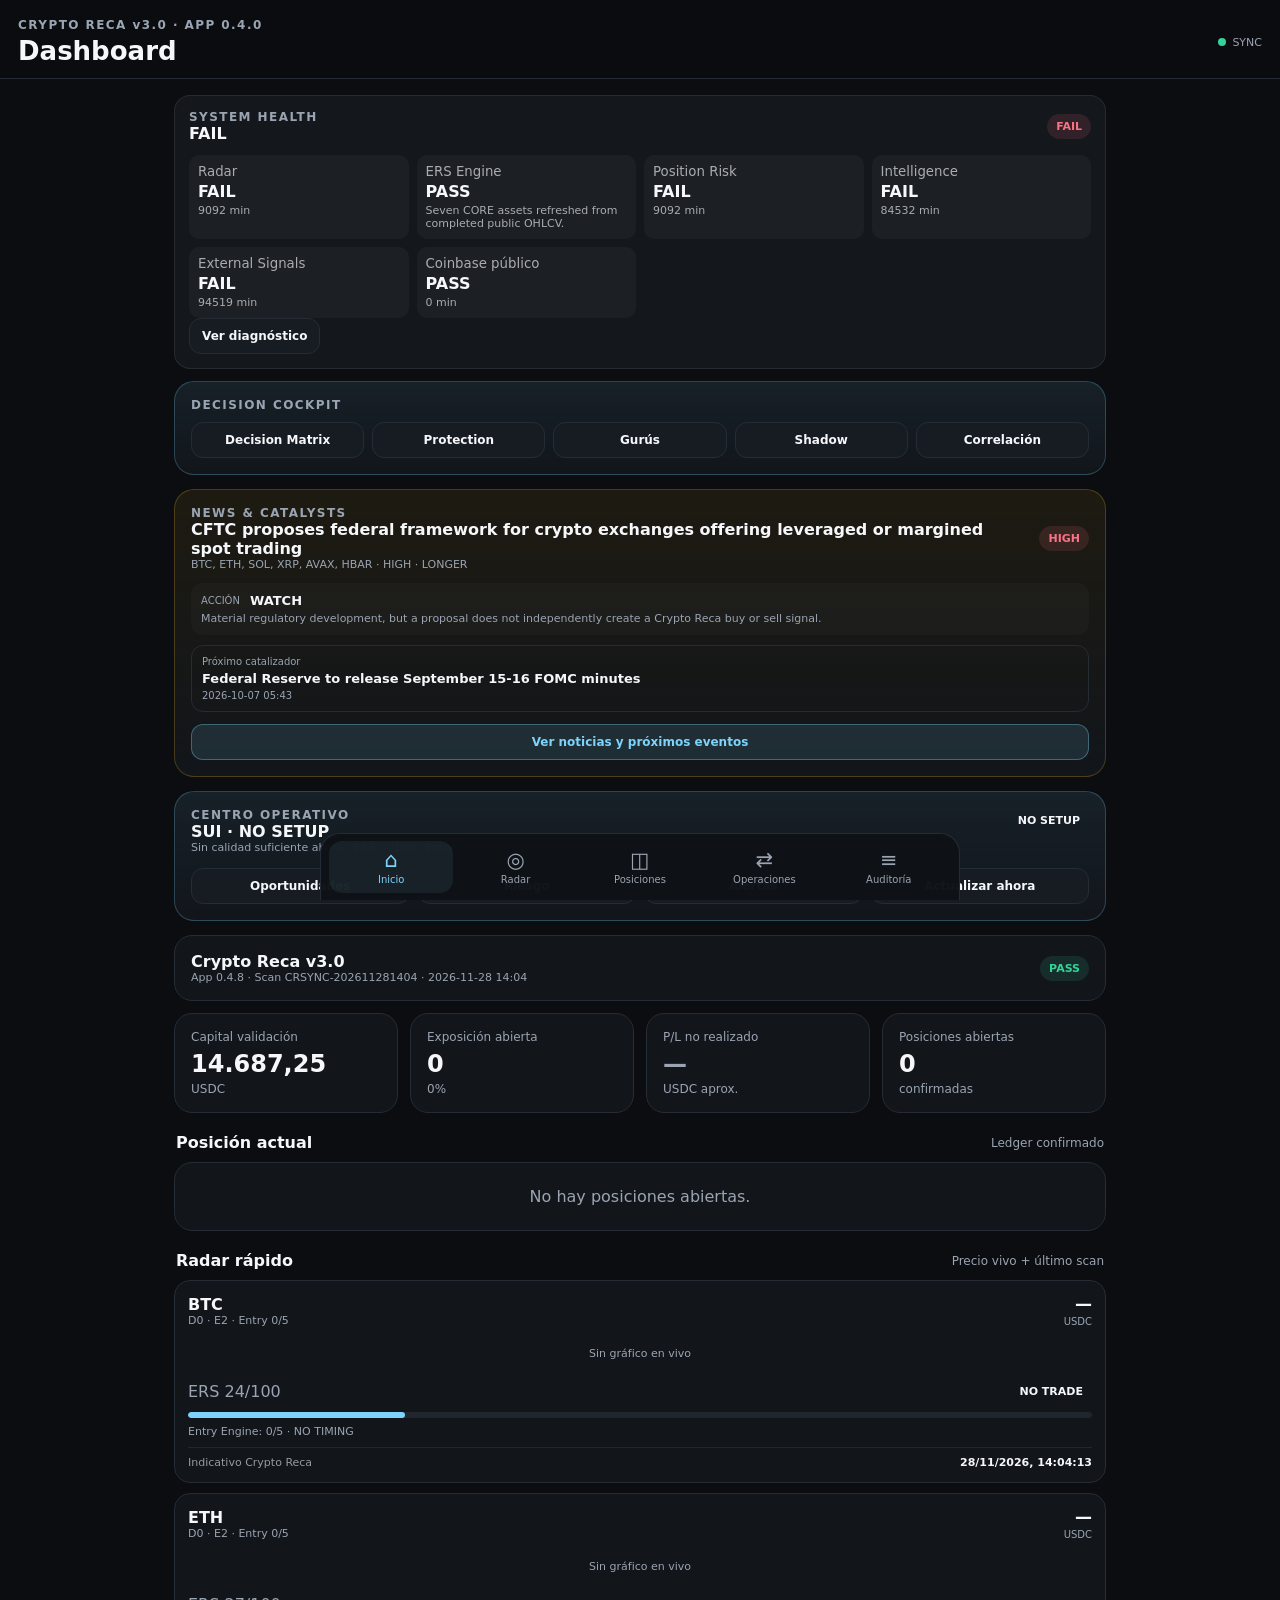
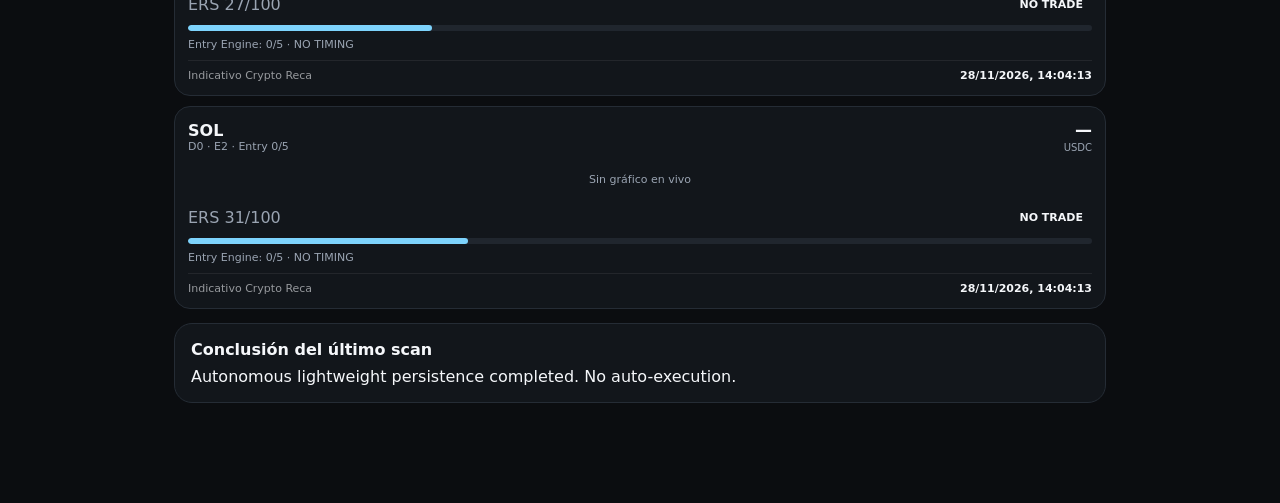
<file: index.html>
<!doctype html>
<html lang="es">
<head>
  <meta charset="utf-8" />
  <meta name="viewport" content="width=device-width,initial-scale=1,viewport-fit=cover" />
  <meta name="theme-color" content="#0b0d10" />
  <meta name="apple-mobile-web-app-capable" content="yes" />
  <meta name="apple-mobile-web-app-status-bar-style" content="black-translucent" />
  <meta name="apple-mobile-web-app-title" content="Crypto Reca" />
  <link rel="manifest" href="manifest.webmanifest" />
  <link rel="icon" href="icons/icon-192.png" />
  <link rel="apple-touch-icon" href="icons/icon-192.png" />
  <title>Crypto Reca</title>
  <link rel="stylesheet" href="styles.css" />
  <link rel="stylesheet" href="features-v04.css" />
  <link rel="stylesheet" href="news-v04.css" />
  <link rel="stylesheet" href="trend-v04.css" />
  <link rel="stylesheet" href="architecture-v04.css" />
  <link rel="stylesheet" href="ui-consistency-v04.css" />
</head>
<body>
<div id="app">
  <header class="topbar">
    <div>
      <div class="eyebrow">CRYPTO RECA v3.0 · APP 0.5.1</div>
      <h1 id="screenTitle">Dashboard</h1>
    </div>
    <div id="syncBadge" class="live-dot warn" title="Estado de sincronización"><span></span>PENDIENTE</div>
  </header>
  <main id="content" class="content"><div class="empty card">Cargando Crypto Reca…</div></main>
  <nav class="bottom-nav" aria-label="Navegación principal">
    <button class="nav-btn active" data-screen="dashboard" aria-label="Dashboard"><span>⌂</span><small>Inicio</small></button>
    <button class="nav-btn" data-screen="radar" aria-label="Radar"><span>◎</span><small>Radar</small></button>
    <button class="nav-btn" data-screen="positions" aria-label="Posiciones"><span>◫</span><small>Posiciones</small></button>
    <button class="nav-btn" data-screen="ledger" aria-label="Operaciones"><span>⇄</span><small>Operaciones</small></button>
    <button class="nav-btn" data-screen="audit" aria-label="Auditoría"><span>≡</span><small>Auditoría</small></button>
  </nav>
</div>
<script src="app.js"></script>
<script src="radar-time.js"></script>
<script src="features-v04.js"></script>
<script src="live-indicators-v04.js"></script>
<script src="trend-v04.js"></script>
<script src="position-risk-v04.js"></script>
<script src="news-v04.js"></script>
<script src="ers-display-v04.js"></script>
<script src="module-loader-v04.js"></script>
<script src="risk-dashboard-fix-v04.js"></script>
<script src="decision-v04.js"></script>
<script src="risk-tools-v04.js"></script>
<script src="research-v04.js"></script>
<script src="ui-consistency-v04.js"></script>
<script src="opportunity-alert-v1.js?v=0.5.2"></script>
<script>
if ('serviceWorker' in navigator && location.protocol.startsWith('http')) {
  window.addEventListener('load', async () => {
    try {
      const reg = await navigator.serviceWorker.register('./sw.js');
      reg.update();
    } catch (_) {}
  });
}
</script>
</body>
</html>
</file>
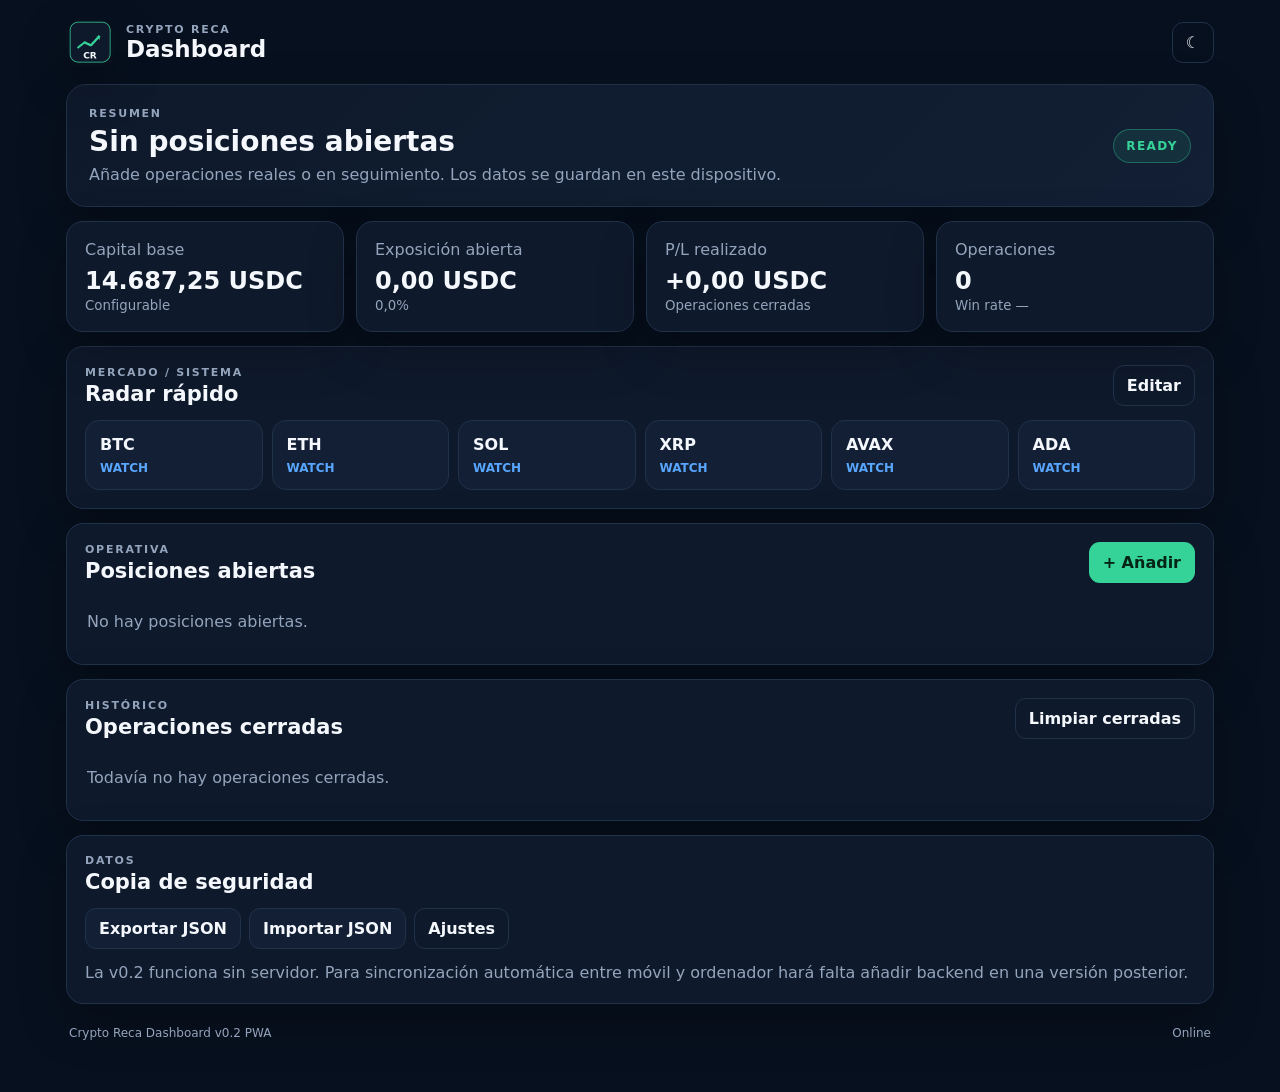
<file: crypto_reca_dashboard_v0_2_pwa/index.html>
<!doctype html>
<html lang="es">
<head>
  <meta charset="utf-8" />
  <meta name="viewport" content="width=device-width, initial-scale=1, viewport-fit=cover" />
  <meta name="theme-color" content="#0b1020" />
  <meta name="apple-mobile-web-app-capable" content="yes" />
  <meta name="apple-mobile-web-app-status-bar-style" content="black-translucent" />
  <meta name="apple-mobile-web-app-title" content="Crypto Reca" />
  <title>Crypto Reca Dashboard</title>
  <link rel="manifest" href="manifest.webmanifest" />
  <link rel="icon" href="icons/icon-192.png" />
  <link rel="apple-touch-icon" href="icons/icon-192.png" />
  <link rel="stylesheet" href="styles.css" />
</head>
<body>
  <div class="app-shell">
    <header class="topbar">
      <div class="brand-wrap">
        <img class="brand-icon" src="icons/icon-192.png" alt="Crypto Reca" />
        <div>
          <div class="eyebrow">CRYPTO RECA</div>
          <h1>Dashboard</h1>
        </div>
      </div>
      <div class="top-actions">
        <button id="installBtn" class="btn primary" hidden>Instalar app</button>
        <button id="themeBtn" class="btn ghost" aria-label="Cambiar tema">☾</button>
      </div>
    </header>

    <main>
      <section class="hero-card">
        <div>
          <div class="eyebrow">RESUMEN</div>
          <h2 id="statusTitle">Sin posiciones abiertas</h2>
          <p id="statusText">Añade operaciones reales o en seguimiento. Los datos se guardan en este dispositivo.</p>
        </div>
        <div class="hero-badge" id="heroBadge">READY</div>
      </section>

      <section class="metrics-grid">
        <article class="metric-card">
          <span>Capital base</span>
          <strong id="baseCapital">14.687,25 USDC</strong>
          <small>Configurable</small>
        </article>
        <article class="metric-card">
          <span>Exposición abierta</span>
          <strong id="openExposure">0,00 USDC</strong>
          <small id="openExposurePct">0,0%</small>
        </article>
        <article class="metric-card">
          <span>P/L realizado</span>
          <strong id="realizedPnl">0,00 USDC</strong>
          <small>Operaciones cerradas</small>
        </article>
        <article class="metric-card">
          <span>Operaciones</span>
          <strong id="tradeCount">0</strong>
          <small id="winRate">Win rate —</small>
        </article>
      </section>

      <section class="panel">
        <div class="panel-head">
          <div>
            <div class="eyebrow">MERCADO / SISTEMA</div>
            <h3>Radar rápido</h3>
          </div>
          <button class="btn ghost" id="editRadarBtn">Editar</button>
        </div>
        <div class="radar-grid" id="radarGrid"></div>
      </section>

      <section class="panel">
        <div class="panel-head">
          <div>
            <div class="eyebrow">OPERATIVA</div>
            <h3>Posiciones abiertas</h3>
          </div>
          <button class="btn primary" id="addTradeBtn">+ Añadir</button>
        </div>
        <div id="openTrades" class="trade-list empty-state">No hay posiciones abiertas.</div>
      </section>

      <section class="panel">
        <div class="panel-head">
          <div>
            <div class="eyebrow">HISTÓRICO</div>
            <h3>Operaciones cerradas</h3>
          </div>
          <button class="btn ghost" id="clearClosedBtn">Limpiar cerradas</button>
        </div>
        <div id="closedTrades" class="trade-list empty-state">Todavía no hay operaciones cerradas.</div>
      </section>

      <section class="panel">
        <div class="panel-head">
          <div>
            <div class="eyebrow">DATOS</div>
            <h3>Copia de seguridad</h3>
          </div>
        </div>
        <div class="backup-actions">
          <button class="btn" id="exportBtn">Exportar JSON</button>
          <label class="btn file-btn">Importar JSON<input id="importInput" type="file" accept="application/json" hidden></label>
          <button class="btn ghost" id="settingsBtn">Ajustes</button>
        </div>
        <p class="muted">La v0.2 funciona sin servidor. Para sincronización automática entre móvil y ordenador hará falta añadir backend en una versión posterior.</p>
      </section>
    </main>

    <footer>
      <span>Crypto Reca Dashboard v0.2 PWA</span>
      <span id="offlineState">Online</span>
    </footer>
  </div>

  <dialog id="tradeDialog">
    <form method="dialog" id="tradeForm" class="dialog-card">
      <div class="dialog-head">
        <div>
          <div class="eyebrow">OPERACIÓN</div>
          <h3 id="dialogTitle">Añadir posición</h3>
        </div>
        <button class="icon-btn" value="cancel" aria-label="Cerrar">×</button>
      </div>
      <input type="hidden" id="tradeId" />
      <div class="form-grid">
        <label>Par
          <select id="pair" required>
            <option>BTC/USDC</option><option>ETH/USDC</option><option>SOL/USDC</option><option>XRP/USDC</option><option>AVAX/USDC</option><option>ADA/USDC</option>
          </select>
        </label>
        <label>Estado
          <select id="tradeStatus" required>
            <option value="open">Abierta</option><option value="closed">Cerrada</option><option value="watch">Seguimiento</option>
          </select>
        </label>
        <label>Precio entrada<input id="entryPrice" type="number" step="any" min="0" required /></label>
        <label>Notional USDC<input id="notional" type="number" step="0.01" min="0" required /></label>
        <label>Stop / invalidación<input id="stopPrice" type="number" step="any" min="0" /></label>
        <label>Precio salida<input id="exitPrice" type="number" step="any" min="0" /></label>
        <label>Fecha entrada<input id="entryDate" type="datetime-local" /></label>
        <label>Fecha salida<input id="exitDate" type="datetime-local" /></label>
      </div>
      <label>Notas<textarea id="notes" rows="3" placeholder="Ej.: Core starter, Tactical, motivo de entrada, invalidación estructural…"></textarea></label>
      <div class="dialog-actions">
        <button type="button" class="btn ghost danger" id="deleteTradeBtn" hidden>Eliminar</button>
        <div class="spacer"></div>
        <button class="btn ghost" value="cancel">Cancelar</button>
        <button type="button" class="btn primary" id="saveTradeBtn">Guardar</button>
      </div>
    </form>
  </dialog>

  <dialog id="settingsDialog">
    <form method="dialog" class="dialog-card">
      <div class="dialog-head"><div><div class="eyebrow">AJUSTES</div><h3>Configuración</h3></div><button class="icon-btn" value="cancel">×</button></div>
      <label>Capital base (USDC)<input id="settingsCapital" type="number" step="0.01" min="0" /></label>
      <label>Nombre del sistema<input id="settingsSystem" type="text" /></label>
      <div class="dialog-actions"><div class="spacer"></div><button class="btn ghost" value="cancel">Cancelar</button><button type="button" id="saveSettingsBtn" class="btn primary">Guardar</button></div>
    </form>
  </dialog>

  <dialog id="radarDialog">
    <form method="dialog" class="dialog-card">
      <div class="dialog-head"><div><div class="eyebrow">RADAR</div><h3>Estado por activo</h3></div><button class="icon-btn" value="cancel">×</button></div>
      <div id="radarEditor" class="radar-editor"></div>
      <div class="dialog-actions"><div class="spacer"></div><button class="btn ghost" value="cancel">Cancelar</button><button type="button" id="saveRadarBtn" class="btn primary">Guardar</button></div>
    </form>
  </dialog>

  <script src="app.js"></script>
</body>
</html>
</file>
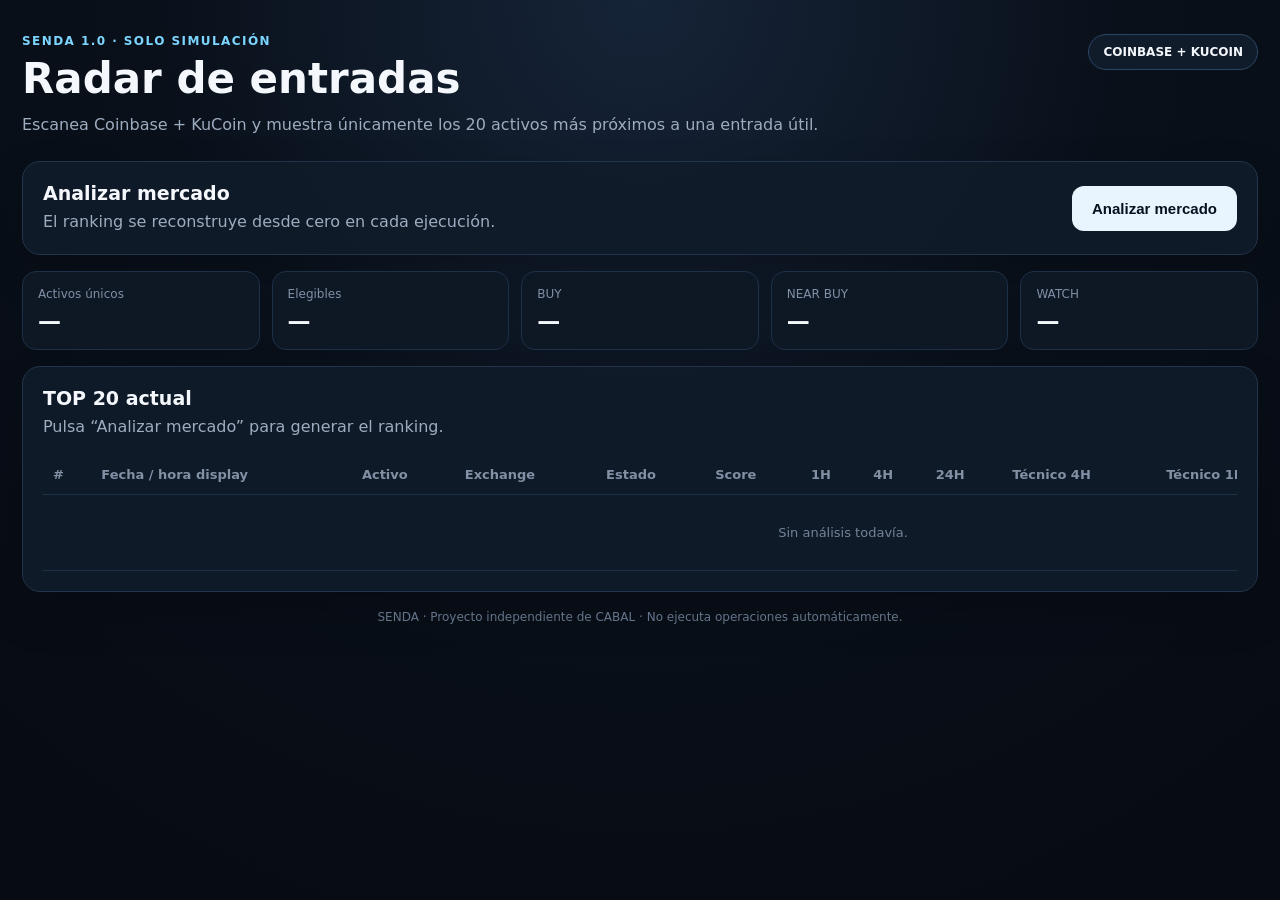
<file: senda/index.html>
<!doctype html>
<html lang="es">
<head>
  <meta charset="utf-8">
  <meta name="viewport" content="width=device-width,initial-scale=1">
  <title>SENDA · Radar Coinbase + KuCoin</title>
  <link rel="stylesheet" href="styles.css">
</head>
<body>
  <main class="wrap">
    <header>
      <div>
        <div class="eyebrow">SENDA 1.0 · SOLO SIMULACIÓN</div>
        <h1>Radar de entradas</h1>
        <p>Escanea Coinbase + KuCoin y muestra únicamente los 20 activos más próximos a una entrada útil.</p>
      </div>
      <div class="badge">COINBASE + KUCOIN</div>
    </header>

    <section class="panel action">
      <div>
        <h2>Analizar mercado</h2>
        <p>El ranking se reconstruye desde cero en cada ejecución.</p>
      </div>
      <button id="scanBtn">Analizar mercado</button>
    </section>

    <section id="progress" class="panel progress hidden">
      <div class="spinner"></div>
      <div>
        <strong>Escaneando mercado completo…</strong>
        <div id="progressText">Descubriendo activos y calculando candidatos.</div>
      </div>
    </section>

    <section class="stats">
      <div class="stat"><span>Activos únicos</span><strong id="unique">—</strong></div>
      <div class="stat"><span>Elegibles</span><strong id="eligible">—</strong></div>
      <div class="stat"><span>BUY</span><strong id="buyCount">—</strong></div>
      <div class="stat"><span>NEAR BUY</span><strong id="nearCount">—</strong></div>
      <div class="stat"><span>WATCH</span><strong id="watchCount">—</strong></div>
    </section>

    <section class="panel">
      <div class="section-head">
        <div><h2>TOP 20 actual</h2><p id="stamp">Pulsa “Analizar mercado” para generar el ranking.</p></div>
      </div>
      <div class="table-wrap">
        <table>
          <thead><tr><th>#</th><th>Fecha / hora display</th><th>Activo</th><th>Exchange</th><th>Estado</th><th>Score</th><th>1H</th><th>4H</th><th>24H</th><th>Técnico 4H</th><th>Técnico 1D</th><th>Volumen / riesgo</th><th>Motivo</th></tr></thead>
          <tbody id="rows"><tr><td colspan="13" class="empty">Sin análisis todavía.</td></tr></tbody>
        </table>
      </div>
    </section>

    <footer>SENDA · Proyecto independiente de CABAL · No ejecuta operaciones automáticamente.</footer>
  </main>
  <script src="app.js"></script>
</body>
</html>
</file>
<file: styles.css>
:root{--bg:#0b0d10;--panel:#12161b;--panel2:#171c22;--text:#f5f7fa;--muted:#9aa4b2;--line:#252c35;--accent:#7dd3fc;--green:#34d399;--red:#fb7185;--amber:#fbbf24;--radius:18px}
*{box-sizing:border-box}html,body{margin:0;background:var(--bg);color:var(--text);font-family:Inter,system-ui,-apple-system,BlinkMacSystemFont,"Segoe UI",sans-serif}body{min-height:100vh}button,input,select{font:inherit}.topbar{position:sticky;top:0;z-index:10;background:rgba(11,13,16,.96);backdrop-filter:blur(12px);display:flex;justify-content:space-between;align-items:center;padding:18px 18px 12px;border-bottom:1px solid var(--line)}.eyebrow{font-size:12px;color:var(--muted);letter-spacing:.12em;font-weight:700}.topbar h1{margin:4px 0 0;font-size:26px}.live-dot{font-size:11px;color:var(--muted);display:flex;align-items:center;gap:6px}.live-dot span{width:8px;height:8px;border-radius:50%;display:inline-block}.live-dot.ok span{background:var(--green)}.live-dot.warn span{background:var(--amber)}.live-dot.bad span{background:var(--red)}.content{padding:16px 16px 100px;max-width:980px;margin:0 auto}.grid{display:grid;gap:12px}.grid.metrics{grid-template-columns:repeat(2,minmax(0,1fr))}.card,.status-card{background:var(--panel);border:1px solid var(--line);border-radius:var(--radius);padding:16px}.status-card{display:flex;justify-content:space-between;align-items:center;gap:12px;margin-bottom:12px}.metric-label{font-size:12px;color:var(--muted)}.metric-value{font-size:24px;font-weight:800;margin-top:6px}.metric-sub{font-size:12px;color:var(--muted);margin-top:4px}.section-title{display:flex;justify-content:space-between;align-items:center;margin:20px 2px 10px}.section-title h2{font-size:16px;margin:0}.section-title span{font-size:12px;color:var(--muted)}.position-card{background:linear-gradient(180deg,var(--panel2),var(--panel));border:1px solid var(--line);border-radius:20px;padding:16px}.row{display:flex;align-items:center;justify-content:space-between;gap:12px}.asset{display:flex;align-items:center;gap:10px}.coin{width:38px;height:38px;border-radius:50%;display:grid;place-items:center;background:#f7931a;color:#111;font-weight:900}.asset h3{margin:0;font-size:18px}.asset p{margin:3px 0 0;color:var(--muted);font-size:12px}.badge{display:inline-flex;align-items:center;padding:6px 9px;border-radius:999px;font-size:11px;font-weight:800}.open{background:rgba(52,211,153,.12);color:var(--green)}.unprotected{background:rgba(251,113,133,.12);color:var(--red)}.watch{background:rgba(251,191,36,.12);color:var(--amber)}.prepare{background:rgba(125,211,252,.12);color:var(--accent)}.kv{display:grid;grid-template-columns:1fr 1fr;gap:10px;margin-top:14px}.kv div{background:rgba(255,255,255,.025);padding:10px;border-radius:12px}.kv small{display:block;color:var(--muted);font-size:11px}.kv strong{display:block;margin-top:4px;font-size:14px;overflow-wrap:anywhere}.callout{margin-top:12px;padding:12px;border-radius:14px;background:rgba(251,113,133,.08);border:1px solid rgba(251,113,133,.2);font-size:13px;color:#ffd8df}.radar-list{display:grid;gap:10px}.radar-item{background:var(--panel);border:1px solid var(--line);border-radius:16px;padding:13px}.price-block{text-align:right}.price-block strong{display:block;font-size:17px}.price-block span{display:block;color:var(--muted);font-size:10px;margin-top:2px}.spark{width:100%;height:52px;color:var(--accent);margin:7px 0 4px}.spark-empty{height:52px;display:grid;place-items:center;color:var(--muted);font-size:11px}.bar{height:6px;border-radius:999px;background:#20262e;overflow:hidden;margin-top:8px}.bar>span{display:block;height:100%;background:var(--accent);border-radius:999px}.muted{color:var(--muted)}.positive{color:var(--green)}.negative{color:var(--red)}.table-wrap{overflow:auto;border:1px solid var(--line);border-radius:16px}table{width:100%;border-collapse:collapse;min-width:660px;background:var(--panel)}th,td{text-align:left;padding:12px;border-bottom:1px solid var(--line);font-size:13px}th{color:var(--muted);font-size:11px;text-transform:uppercase;letter-spacing:.05em}tr:last-child td{border-bottom:0}.bottom-nav{position:fixed;left:0;right:0;bottom:0;z-index:20;display:grid;grid-template-columns:repeat(5,1fr);background:rgba(15,18,22,.98);border-top:1px solid var(--line);padding:7px 8px calc(7px + env(safe-area-inset-bottom))}.nav-btn{border:0;background:transparent;color:var(--muted);display:flex;flex-direction:column;align-items:center;justify-content:center;gap:3px;min-height:52px;border-radius:13px}.nav-btn span{font-size:21px;line-height:1}.nav-btn small{font-size:10px}.nav-btn.active{color:var(--accent);background:rgba(125,211,252,.08)}.empty{padding:24px;text-align:center;color:var(--muted)}.tiny{font-size:11px;color:var(--muted)}.conclusion{margin-top:14px}.conclusion p,.audit-card p,.system-card p{margin:8px 0 0}.history-row{display:flex;align-items:center;justify-content:space-between;gap:12px;padding:12px 13px;border-bottom:1px solid var(--line);background:var(--panel)}.history-row:first-of-type{border-radius:14px 14px 0 0}.history-row:last-of-type{border-bottom:0;border-radius:0 0 14px 14px}.system-card{margin-top:14px}.radar-time-card{background:linear-gradient(180deg,rgba(125,211,252,.08),var(--panel));border:1px solid rgba(125,211,252,.22);border-radius:18px;padding:15px;margin-bottom:14px}.radar-time-head{display:flex;justify-content:space-between;align-items:center;gap:12px}.radar-time-grid{display:grid;grid-template-columns:1fr;gap:8px;margin-top:12px}.radar-time-grid>div{background:rgba(255,255,255,.025);border-radius:12px;padding:10px}.radar-time-grid small,.radar-time-grid span{display:block;color:var(--muted);font-size:11px}.radar-time-grid strong{display:block;margin:4px 0;font-size:14px;overflow-wrap:anywhere}
@media(min-width:720px){.grid.metrics{grid-template-columns:repeat(4,minmax(0,1fr))}.content{padding-left:24px;padding-right:24px}.bottom-nav{left:50%;transform:translateX(-50%);max-width:720px;border:1px solid var(--line);border-bottom:0;border-radius:20px 20px 0 0}.radar-time-grid{grid-template-columns:repeat(3,1fr)}}
</file>
<file: features-v04.css>
.command-card{background:linear-gradient(180deg,rgba(125,211,252,.10),var(--panel));border:1px solid rgba(125,211,252,.24);border-radius:20px;padding:16px;margin-bottom:14px}.command-head{display:flex;justify-content:space-between;gap:14px;align-items:flex-start}.action-grid{display:grid;grid-template-columns:repeat(2,minmax(0,1fr));gap:8px;margin-top:14px}.btn-lite,.btn-primary{border:1px solid var(--line);background:var(--panel2);color:var(--text);padding:10px 12px;border-radius:12px;font-weight:750;font-size:12px;cursor:pointer}.btn-primary{background:rgba(125,211,252,.12);color:var(--accent);border-color:rgba(125,211,252,.35)}.btn-lite:disabled,.btn-primary:disabled{opacity:.55}.screen-actions{display:flex;gap:8px;flex-wrap:wrap;margin-bottom:12px}.card-actions{display:flex;gap:8px;flex-wrap:wrap;margin-top:12px}.radar-click,.opportunity-card{cursor:pointer}.opportunity-list{display:grid;gap:10px}.opportunity-card{display:grid;grid-template-columns:36px 1fr;gap:12px;background:var(--panel);border:1px solid var(--line);border-radius:16px;padding:13px}.rank{width:32px;height:32px;border-radius:50%;display:grid;place-items:center;background:rgba(125,211,252,.10);color:var(--accent);font-weight:900}.op-main{min-width:0}.op-metrics{display:flex;gap:10px;flex-wrap:wrap;margin-top:9px;color:var(--muted);font-size:11px}.info-card{margin-top:14px}.info-card p{margin:8px 0 0;color:var(--muted);font-size:12px;line-height:1.5}.risk-row{margin-bottom:10px}.alert-card{background:var(--panel);border:1px solid var(--line);border-radius:16px;padding:14px;margin-bottom:10px}.alert-card p{margin:7px 0 0;color:var(--muted);font-size:12px}.alert-high{border-color:rgba(251,113,133,.35);background:rgba(251,113,133,.06)}.alert-med{border-color:rgba(251,191,36,.30);background:rgba(251,191,36,.05)}.journal-row{display:flex;justify-content:space-between;gap:14px;align-items:flex-start;padding:12px 13px;background:var(--panel);border-bottom:1px solid var(--line)}.journal-row:first-of-type{border-radius:14px 14px 0 0}.journal-row:last-of-type{border-bottom:0;border-radius:0 0 14px 14px}.subtabs{display:flex;gap:7px;flex-wrap:wrap;margin-bottom:8px}.source-tag{display:inline-flex;align-items:center;padding:4px 7px;border-radius:999px;font-size:9px;font-weight:850;letter-spacing:.04em;border:1px solid var(--line);color:var(--muted)}.source-tag.live{color:var(--green);border-color:rgba(52,211,153,.30);background:rgba(52,211,153,.06)}.source-tag.scan{color:var(--accent);border-color:rgba(125,211,252,.28);background:rgba(125,211,252,.06)}.source-tag.confirmed{color:var(--amber);border-color:rgba(251,191,36,.28);background:rgba(251,191,36,.06)}.asset-hero{display:flex;justify-content:space-between;gap:16px;align-items:flex-start;background:linear-gradient(180deg,rgba(125,211,252,.08),var(--panel));border:1px solid rgba(125,211,252,.22);border-radius:20px;padding:16px}.asset-hero h2{font-size:30px;margin:4px 0 2px}.asset-price{font-size:24px;font-weight:850}.asset-price small{font-size:12px;color:var(--muted)}.asset-score{text-align:center;min-width:82px;padding:10px;border-radius:16px;background:rgba(255,255,255,.03)}.asset-score span,.asset-score small{display:block;color:var(--muted);font-size:10px}.asset-score strong{display:block;font-size:30px;line-height:1.05;margin:3px 0}.source-row{display:flex;gap:6px;flex-wrap:wrap;margin-top:9px}.detail-grid,.indicator-grid{grid-template-columns:repeat(2,minmax(0,1fr))}.detail-grid>div,.indicator-grid>div{background:var(--panel);border:1px solid var(--line);border-radius:14px;padding:12px}.detail-grid small,.indicator-grid small{display:block;color:var(--muted);font-size:10px}.detail-grid strong,.indicator-grid strong{display:block;margin-top:5px;font-size:14px;overflow-wrap:anywhere}.mini-source{display:block;color:var(--muted);font-size:9px;margin-top:5px}.dimension-grid{display:grid;grid-template-columns:repeat(5,minmax(0,1fr));gap:7px}.dimension{background:var(--panel);border:1px solid var(--line);border-radius:12px;padding:9px 5px;text-align:center}.dimension span{display:block;font-size:8px;color:var(--muted)}.dimension strong{display:block;margin-top:4px;font-size:12px}.dimension.yes{border-color:rgba(52,211,153,.3);background:rgba(52,211,153,.05)}.dimension.no{border-color:rgba(251,113,133,.25);background:rgba(251,113,133,.04)}.chart-card{padding:10px 12px}.history-chart{width:100%;height:120px;color:var(--accent);display:block}.chart-foot{display:flex;justify-content:space-between;gap:10px;color:var(--muted);font-size:10px;margin-top:4px}.chart-foot strong{color:var(--text)}.mini-empty{padding:18px}.analytics-row{margin-bottom:10px}.timeline{position:relative;margin-top:14px}.timeline-event{display:grid;grid-template-columns:20px 1fr;gap:10px;position:relative;padding:0 0 18px}.timeline-event:before{content:"";position:absolute;left:7px;top:13px;bottom:-2px;width:1px;background:var(--line)}.timeline-event:last-child:before{display:none}.timeline-dot{width:15px;height:15px;border-radius:50%;margin-top:2px;background:var(--accent);border:3px solid var(--bg);box-shadow:0 0 0 1px var(--line);z-index:1}.timeline-dot.confirmed{background:var(--amber)}.timeline-event p{margin:6px 0 0;color:var(--muted);font-size:12px}.audit-hub{margin:0 0 14px}.analytics-row .kv{margin-top:10px}@media(min-width:720px){.action-grid{grid-template-columns:repeat(4,minmax(0,1fr))}.detail-grid{grid-template-columns:repeat(4,minmax(0,1fr))}.indicator-grid{grid-template-columns:repeat(4,minmax(0,1fr))}}@media(max-width:480px){.dimension-grid{grid-template-columns:repeat(2,minmax(0,1fr))}.command-head{flex-direction:column}.journal-row{flex-direction:column}.asset-hero{align-items:stretch}.asset-score{min-width:72px}}
</file>
<file: news-v04.css>
.news-summary-card{background:linear-gradient(180deg,rgba(251,191,36,.08),var(--panel));border:1px solid rgba(251,191,36,.22);border-radius:20px;padding:16px;margin-bottom:14px}.news-summary-card>.btn-primary{width:100%;margin-top:12px}.news-action-line{display:grid;grid-template-columns:auto 1fr;gap:4px 10px;align-items:center;margin-top:12px;padding:10px;border-radius:12px;background:rgba(255,255,255,.025)}.news-action-line span{font-size:10px;color:var(--muted);text-transform:uppercase}.news-action-line strong{font-size:13px}.news-action-line small{grid-column:1/-1;color:var(--muted);font-size:11px}.next-catalyst{margin-top:10px;padding:10px;border:1px solid var(--line);border-radius:12px}.next-catalyst small,.next-catalyst span{display:block;color:var(--muted);font-size:10px}.next-catalyst strong{display:block;margin:4px 0;font-size:13px}.news-status{display:flex;justify-content:space-between;gap:12px;align-items:flex-start;background:var(--panel);border:1px solid var(--line);border-radius:18px;padding:14px;margin-bottom:14px}.news-item{background:var(--panel);border:1px solid var(--line);border-radius:18px;padding:14px;margin-bottom:10px}.news-item.news-major{border-color:rgba(251,113,133,.22)}.news-item h3{font-size:15px;line-height:1.35;margin:8px 0 6px}.news-item p,.catalyst-card p{font-size:12px;color:var(--muted);line-height:1.5}.news-grid{display:grid;grid-template-columns:repeat(2,minmax(0,1fr));gap:8px;margin-top:10px}.news-grid>div{background:rgba(255,255,255,.025);padding:10px;border-radius:12px}.news-grid small{display:block;color:var(--muted);font-size:9px}.news-grid strong{display:block;margin-top:4px;font-size:12px;overflow-wrap:anywhere}.news-link{display:inline-flex;margin-top:10px;color:var(--accent);font-size:11px;text-decoration:none;font-weight:750}.catalyst-card{background:var(--panel);border:1px solid var(--line);border-radius:16px;padding:13px;margin-bottom:9px}.risk-engine-card{margin-bottom:12px}.risk-critical{border-color:rgba(251,113,133,.45)!important;background:rgba(251,113,133,.06)!important}.risk-score-row{display:grid;grid-template-columns:repeat(3,minmax(0,1fr));gap:8px;margin-top:12px}.risk-score-row>div,.risk-hero>div{background:rgba(255,255,255,.025);border-radius:12px;padding:10px}.risk-score-row small,.risk-hero span,.risk-hero small{display:block;color:var(--muted);font-size:9px}.risk-score-row strong{display:block;margin-top:4px;font-size:13px}.risk-score-row strong span{display:inline;font-size:9px}.risk-engine-card>p{font-size:12px;margin:10px 0 4px}.risk-hero{display:grid;grid-template-columns:repeat(2,minmax(0,1fr));gap:8px;margin-top:12px}.risk-hero strong{display:block;margin:4px 0;font-size:20px}.risk-reason{margin-top:12px;padding:11px;border-left:3px solid var(--amber);background:rgba(251,191,36,.05);border-radius:10px}.risk-reason p{margin:5px 0 0;font-size:12px;color:var(--muted)}.risk-condition{margin-top:8px;padding:9px 10px;background:rgba(255,255,255,.025);border-radius:10px}.risk-condition small{display:block;color:var(--muted);font-size:9px}.risk-condition strong{display:block;margin-top:3px;font-size:11px}.risk-disclaimer{margin-top:10px}@media(min-width:720px){.news-grid{grid-template-columns:repeat(4,minmax(0,1fr))}}@media(max-width:480px){.risk-score-row{grid-template-columns:1fr}.news-status{flex-direction:column}}
</file>
<file: trend-v04.css>
.trend-panel{overflow:hidden}.trend-grid{display:grid;grid-template-columns:repeat(2,minmax(0,1fr));gap:10px}.trend-cell{border:1px solid var(--line);border-radius:14px;padding:12px;background:rgba(255,255,255,.025)}.trend-cell small,.trend-cell span,.trend-cell em{display:block}.trend-cell small{color:var(--muted);font-size:11px}.trend-cell strong{display:block;margin:5px 0;font-size:15px}.trend-cell span{font-size:11px;line-height:1.35;color:var(--muted)}.trend-cell em{font-style:normal;font-size:10px;color:var(--muted);margin-top:6px}.trend-bull{border-color:rgba(52,211,153,.32);background:rgba(52,211,153,.07)}.trend-bull strong{color:var(--green)}.trend-bear{border-color:rgba(251,113,133,.36);background:rgba(251,113,133,.08)}.trend-bear strong{color:var(--red)}.trend-bullsoft{border-color:rgba(52,211,153,.18)}.trend-bullsoft strong{color:#a7f3d0}.trend-bearsoft{border-color:rgba(251,191,36,.25)}.trend-bearsoft strong{color:var(--amber)}.trend-neutral strong{color:var(--muted)}.trend-conclusion{margin-top:12px;padding:12px;border-radius:14px;border:1px solid var(--line)}.trend-conclusion small{display:block;color:var(--muted);font-size:11px;margin-bottom:4px}.trend-conclusion strong{font-size:13px;line-height:1.4}.trend-critical{border-color:rgba(251,113,133,.4);background:rgba(251,113,133,.09)}.trend-critical strong,.trend-high strong{color:var(--red)}.trend-high{border-color:rgba(251,113,133,.25);background:rgba(251,113,133,.05)}.trend-watch{border-color:rgba(251,191,36,.3);background:rgba(251,191,36,.06)}.trend-watch strong{color:var(--amber)}.trend-good{border-color:rgba(52,211,153,.25);background:rgba(52,211,153,.05)}.trend-good strong{color:var(--green)}.trend-risk-grid{display:grid;grid-template-columns:repeat(4,minmax(0,1fr));gap:8px;margin:10px 0 12px}.trend-risk-grid>div{background:rgba(255,255,255,.025);border:1px solid var(--line);border-radius:12px;padding:9px;text-align:center}.trend-risk-grid small{display:block;color:var(--muted);font-size:10px;margin-bottom:5px}.trend-risk-grid .badge{max-width:100%;white-space:normal;justify-content:center;text-align:center}@media(min-width:720px){.trend-grid{grid-template-columns:repeat(4,minmax(0,1fr))}}
</file>
<file: architecture-v04.css>
.health-card,.decision-card,.external-source,.external-signal,.shadow-row,.health-row,.protection-card{background:var(--card,#14171c);border:1px solid rgba(255,255,255,.08);border-radius:16px;padding:14px;margin-bottom:12px}.health-grid,.decision-grid,.reduce-grid,.scenario-result{display:grid;grid-template-columns:repeat(2,minmax(0,1fr));gap:8px;margin-top:12px}.health-grid>div,.decision-grid>div,.reduce-grid>div,.scenario-result>div{background:rgba(255,255,255,.035);padding:9px;border-radius:10px;display:flex;flex-direction:column;gap:3px}.health-grid small,.decision-grid small,.reduce-grid small,.scenario-result small{opacity:.65}.health-grid span,.reduce-grid span{font-size:11px;opacity:.65}.cr4-hub{margin-bottom:14px}.cr4-hub .action-grid{grid-template-columns:repeat(2,minmax(0,1fr));margin-top:10px}.reduce-grid{grid-template-columns:1fr}.risk-reason small{display:block;margin-top:6px}.scenario-label{display:flex;flex-direction:column;gap:6px;font-size:12px;opacity:.85}.scenario-label input{font-size:18px;padding:12px;border-radius:10px;border:1px solid rgba(255,255,255,.12);background:rgba(255,255,255,.05);color:inherit}.scenario-presets{display:flex;gap:6px;flex-wrap:wrap;margin:10px 0}.scenario-danger{border:1px solid rgba(255,90,90,.5);padding:8px;border-radius:12px}.correlation-list{display:grid;gap:7px;margin-bottom:14px}.correlation-list>div,.health-row{display:flex;justify-content:space-between;align-items:center;gap:10px}.correlation-list>div{background:rgba(255,255,255,.035);padding:10px 12px;border-radius:10px}.health-row div{display:flex;flex-direction:column;gap:3px}.health-row span{font-size:11px;opacity:.65}@media(min-width:700px){.health-grid,.decision-grid{grid-template-columns:repeat(4,minmax(0,1fr))}.reduce-grid{grid-template-columns:repeat(3,minmax(0,1fr))}.cr4-hub .action-grid{grid-template-columns:repeat(5,minmax(0,1fr))}}
</file>
<file: ui-consistency-v04.css>
.indicator-exact-time{margin-top:9px;padding-top:8px;border-top:1px solid rgba(255,255,255,.07);display:flex;justify-content:space-between;gap:10px;font-size:11px}.indicator-exact-time span{opacity:.58}.indicator-exact-time strong{font-size:11px}.entry-level{stroke:currentColor;stroke-width:.8;stroke-dasharray:3 2;opacity:.35}.entry-dot{fill:currentColor;stroke:#fff;stroke-width:.65;vector-effect:non-scaling-stroke}.entry-legend{font-size:11px;margin-top:3px;opacity:.8}.entry-dot-text{font-size:13px}.pnl-live-note{font-size:11px;opacity:.62;margin-top:4px}.risk-not-current{font-size:11px;opacity:.68;margin-top:8px;padding-top:7px;border-top:1px solid rgba(255,255,255,.06)}
</file>
<file: crypto_reca_dashboard_v0_2_pwa/styles.css>
:root{
  --bg:#07101e; --panel:#0e192b; --panel2:#121f34; --text:#f4f7fb; --muted:#94a4bc; --line:#20314a;
  --accent:#36d399; --accent2:#1fb97f; --warn:#f6c453; --danger:#ff6b7a; --blue:#58a6ff;
  --shadow:0 18px 50px rgba(0,0,0,.24); color-scheme:dark;
}
:root.light{
  --bg:#eef3f8; --panel:#fff; --panel2:#f7f9fc; --text:#142033; --muted:#65748a; --line:#dbe3ed;
  --shadow:0 14px 40px rgba(26,44,72,.10); color-scheme:light;
}
*{box-sizing:border-box} html{background:var(--bg)} body{margin:0;font-family:Inter,ui-sans-serif,system-ui,-apple-system,Segoe UI,Roboto,Arial,sans-serif;background:var(--bg);color:var(--text)}
button,input,select,textarea{font:inherit}.app-shell{width:min(1180px,100%);margin:auto;padding:18px 16px 44px}.topbar{display:flex;align-items:center;justify-content:space-between;gap:14px;margin-bottom:18px}.brand-wrap{display:flex;align-items:center;gap:12px}.brand-icon{width:48px;height:48px;border-radius:14px;box-shadow:var(--shadow)}h1,h2,h3,p{margin:0}.eyebrow{font-size:11px;letter-spacing:.16em;color:var(--muted);font-weight:800}.topbar h1{font-size:23px}.top-actions,.backup-actions{display:flex;gap:8px;flex-wrap:wrap}.btn{border:1px solid var(--line);background:var(--panel2);color:var(--text);border-radius:11px;padding:10px 13px;font-weight:750;cursor:pointer}.btn.primary{background:var(--accent);color:#042417;border-color:transparent}.btn.ghost{background:transparent}.btn.danger{color:var(--danger)}.icon-btn{border:0;background:transparent;color:var(--muted);font-size:28px;cursor:pointer}
.hero-card{display:flex;justify-content:space-between;align-items:center;gap:18px;background:linear-gradient(135deg,var(--panel),var(--panel2));border:1px solid var(--line);border-radius:20px;padding:22px;box-shadow:var(--shadow);margin-bottom:14px}.hero-card h2{font-size:28px;margin:5px 0 7px}.hero-card p{color:var(--muted);max-width:720px}.hero-badge{border:1px solid rgba(54,211,153,.35);background:rgba(54,211,153,.10);color:var(--accent);font-size:12px;font-weight:900;letter-spacing:.12em;padding:9px 12px;border-radius:999px}
.metrics-grid{display:grid;grid-template-columns:repeat(4,1fr);gap:12px;margin-bottom:14px}.metric-card,.panel{background:var(--panel);border:1px solid var(--line);border-radius:17px;box-shadow:var(--shadow)}.metric-card{padding:18px}.metric-card span,.metric-card small{display:block;color:var(--muted)}.metric-card strong{display:block;font-size:24px;margin:8px 0 3px}.panel{padding:18px;margin-bottom:14px}.panel-head{display:flex;justify-content:space-between;align-items:center;gap:14px;margin-bottom:14px}.panel h3{font-size:21px;margin-top:3px}
.radar-grid{display:grid;grid-template-columns:repeat(6,1fr);gap:9px}.radar-card{padding:14px;border:1px solid var(--line);border-radius:14px;background:var(--panel2)}.radar-card .pair{font-weight:900}.radar-card .state{margin-top:7px;font-size:12px;font-weight:850}.state.bull{color:var(--accent)}.state.neutral{color:var(--warn)}.state.defensive{color:var(--danger)}.state.watch{color:var(--blue)}
.trade-list{display:grid;gap:9px}.trade-row{display:grid;grid-template-columns:1.05fr .8fr .8fr .8fr .8fr auto;align-items:center;gap:10px;padding:13px;border:1px solid var(--line);border-radius:13px;background:var(--panel2)}.trade-row .pair{font-weight:900}.trade-row small{color:var(--muted);display:block;margin-top:3px}.pill{padding:5px 8px;border-radius:999px;font-size:11px;font-weight:850;background:rgba(88,166,255,.12);color:var(--blue);display:inline-block}.pill.open{background:rgba(54,211,153,.12);color:var(--accent)}.pill.closed{background:rgba(148,164,188,.12);color:var(--muted)}.pnl.pos{color:var(--accent)}.pnl.neg{color:var(--danger)}.empty-state{color:var(--muted);padding:15px 2px}.muted{color:var(--muted);margin-top:12px;line-height:1.5}footer{display:flex;justify-content:space-between;color:var(--muted);font-size:12px;padding:8px 3px}
dialog{border:0;padding:0;background:transparent;color:var(--text);width:min(720px,calc(100% - 20px))}dialog::backdrop{background:rgba(0,0,0,.62);backdrop-filter:blur(4px)}.dialog-card{background:var(--panel);border:1px solid var(--line);border-radius:18px;padding:18px;box-shadow:var(--shadow)}.dialog-head{display:flex;justify-content:space-between;align-items:center;margin-bottom:15px}.form-grid{display:grid;grid-template-columns:repeat(2,1fr);gap:12px}.dialog-card label{display:grid;gap:7px;font-size:13px;font-weight:750;color:var(--muted);margin-bottom:12px}.dialog-card input,.dialog-card select,.dialog-card textarea{width:100%;border:1px solid var(--line);background:var(--panel2);color:var(--text);border-radius:10px;padding:11px;outline:none}.dialog-actions{display:flex;align-items:center;gap:8px;margin-top:6px}.spacer{flex:1}.radar-editor{display:grid;gap:10px}.radar-edit-row{display:grid;grid-template-columns:1fr 1.4fr;gap:10px;align-items:center}.file-btn{display:inline-flex;align-items:center}
@media(max-width:850px){.metrics-grid{grid-template-columns:repeat(2,1fr)}.radar-grid{grid-template-columns:repeat(3,1fr)}.trade-row{grid-template-columns:1fr 1fr 1fr}.trade-row .trade-action{grid-column:3}.hero-card h2{font-size:23px}}
@media(max-width:560px){.app-shell{padding:12px 10px 36px}.topbar{align-items:flex-start}.brand-icon{width:44px;height:44px}.topbar h1{font-size:20px}.metrics-grid{grid-template-columns:1fr 1fr;gap:8px}.metric-card{padding:14px}.metric-card strong{font-size:19px}.hero-card{padding:17px;align-items:flex-start}.hero-badge{display:none}.radar-grid{grid-template-columns:repeat(2,1fr)}.trade-row{grid-template-columns:1fr 1fr}.trade-row .trade-action{grid-column:2}.form-grid{grid-template-columns:1fr}.panel{padding:14px}.backup-actions .btn{flex:1}.top-actions .btn.primary{padding:9px 10px}}
</file>
<file: senda/styles.css>
:root{font-family:Inter,ui-sans-serif,system-ui,-apple-system,BlinkMacSystemFont,"Segoe UI",sans-serif;color:#f4f7fb;background:#09101a}*{box-sizing:border-box}body{margin:0;background:radial-gradient(circle at top,#162438 0,#09101a 44%,#070b12 100%);min-height:100vh}.wrap{max-width:1280px;margin:auto;padding:34px 22px 60px}header{display:flex;justify-content:space-between;gap:24px;align-items:flex-start;margin-bottom:24px}h1{font-size:42px;margin:6px 0 10px}h2{margin:0 0 6px;font-size:19px}p{margin:0;color:#9eacbf;line-height:1.5}.eyebrow{font-size:12px;font-weight:800;letter-spacing:.12em;color:#7cd5ff}.badge{border:1px solid #2c4665;background:#111c2b;padding:10px 14px;border-radius:999px;font-weight:700;font-size:12px}.panel{background:rgba(17,28,43,.88);border:1px solid #22344b;border-radius:18px;padding:20px;box-shadow:0 20px 45px rgba(0,0,0,.18)}.action{display:flex;justify-content:space-between;align-items:center;gap:20px}button{border:0;border-radius:12px;padding:14px 20px;background:#e8f5ff;color:#07111d;font-weight:800;font-size:15px;cursor:pointer}button:disabled{opacity:.55;cursor:default}.progress{display:flex;align-items:center;gap:14px;margin-top:16px}.hidden{display:none}.spinner{width:24px;height:24px;border:3px solid #2d415a;border-top-color:#7cd5ff;border-radius:50%;animation:spin .8s linear infinite}@keyframes spin{to{transform:rotate(360deg)}}.stats{display:grid;grid-template-columns:repeat(5,1fr);gap:12px;margin:16px 0}.stat{background:#0e1724;border:1px solid #1e3047;border-radius:14px;padding:15px}.stat span{display:block;color:#8090a5;font-size:12px;margin-bottom:7px}.stat strong{font-size:23px}.section-head{display:flex;justify-content:space-between;align-items:end;margin-bottom:16px}.table-wrap{overflow:auto}table{width:100%;border-collapse:collapse;min-width:950px}th,td{text-align:left;padding:12px 10px;border-bottom:1px solid #1e3047;font-size:13px}th{color:#8190a4;font-weight:700}.asset{font-weight:800;font-size:14px}.state{display:inline-flex;padding:5px 9px;border-radius:999px;font-weight:800;font-size:11px}.BUY{background:#163b2a;color:#7df0ad}.NEARBUY{background:#3a3216;color:#f5d66c}.WATCH{background:#26344a;color:#9bc2ff}.pos{color:#80efb0}.neg{color:#ff8e9d}.empty{text-align:center;color:#73839a;padding:30px}.reason{color:#b7c3d2;max-width:320px}footer{margin-top:18px;color:#64748a;font-size:12px;text-align:center}@media(max-width:760px){header,.action{flex-direction:column}.stats{grid-template-columns:repeat(2,1fr)}h1{font-size:34px}}
.tech{font-size:11px;line-height:1.45;white-space:nowrap;color:#b9c5d4}.timestamp{font-size:11px;white-space:nowrap;color:#9eacbf}.muted{color:#73839a}.table-wrap table{min-width:1600px}
</file>
